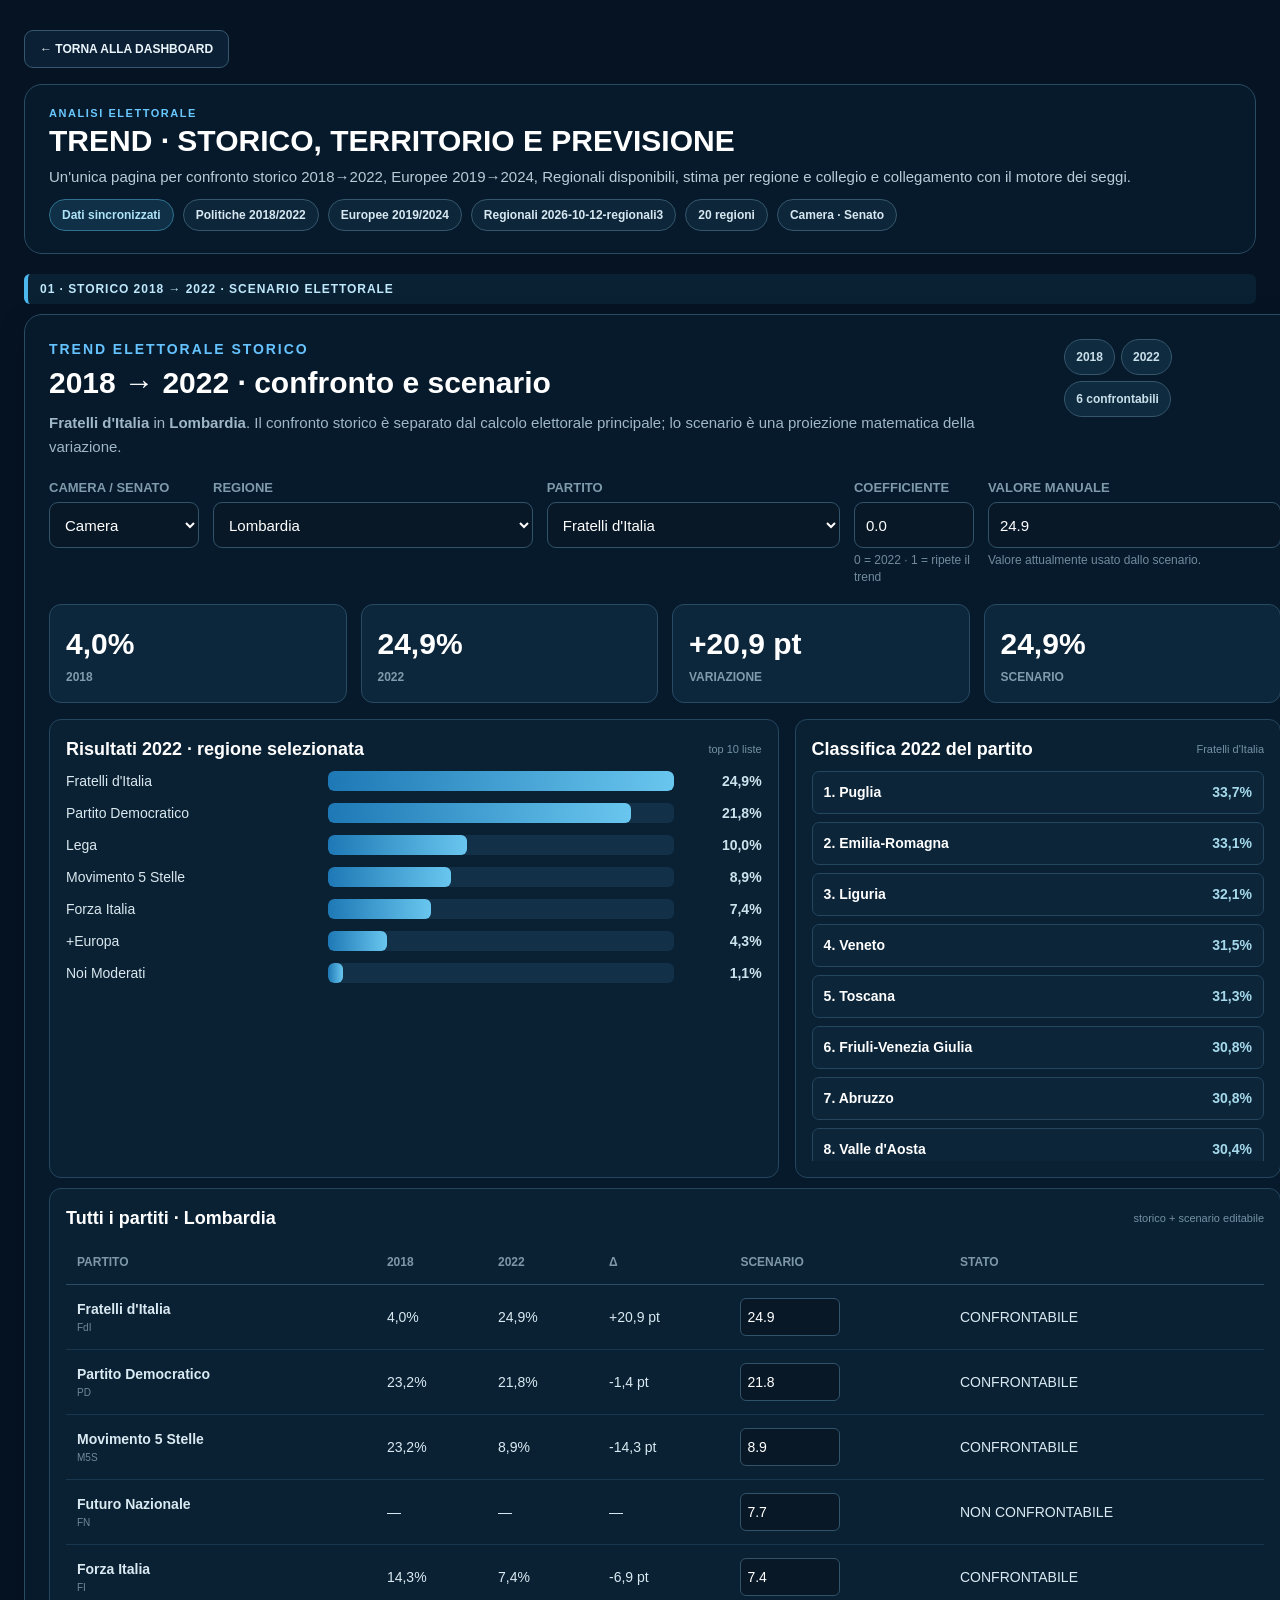
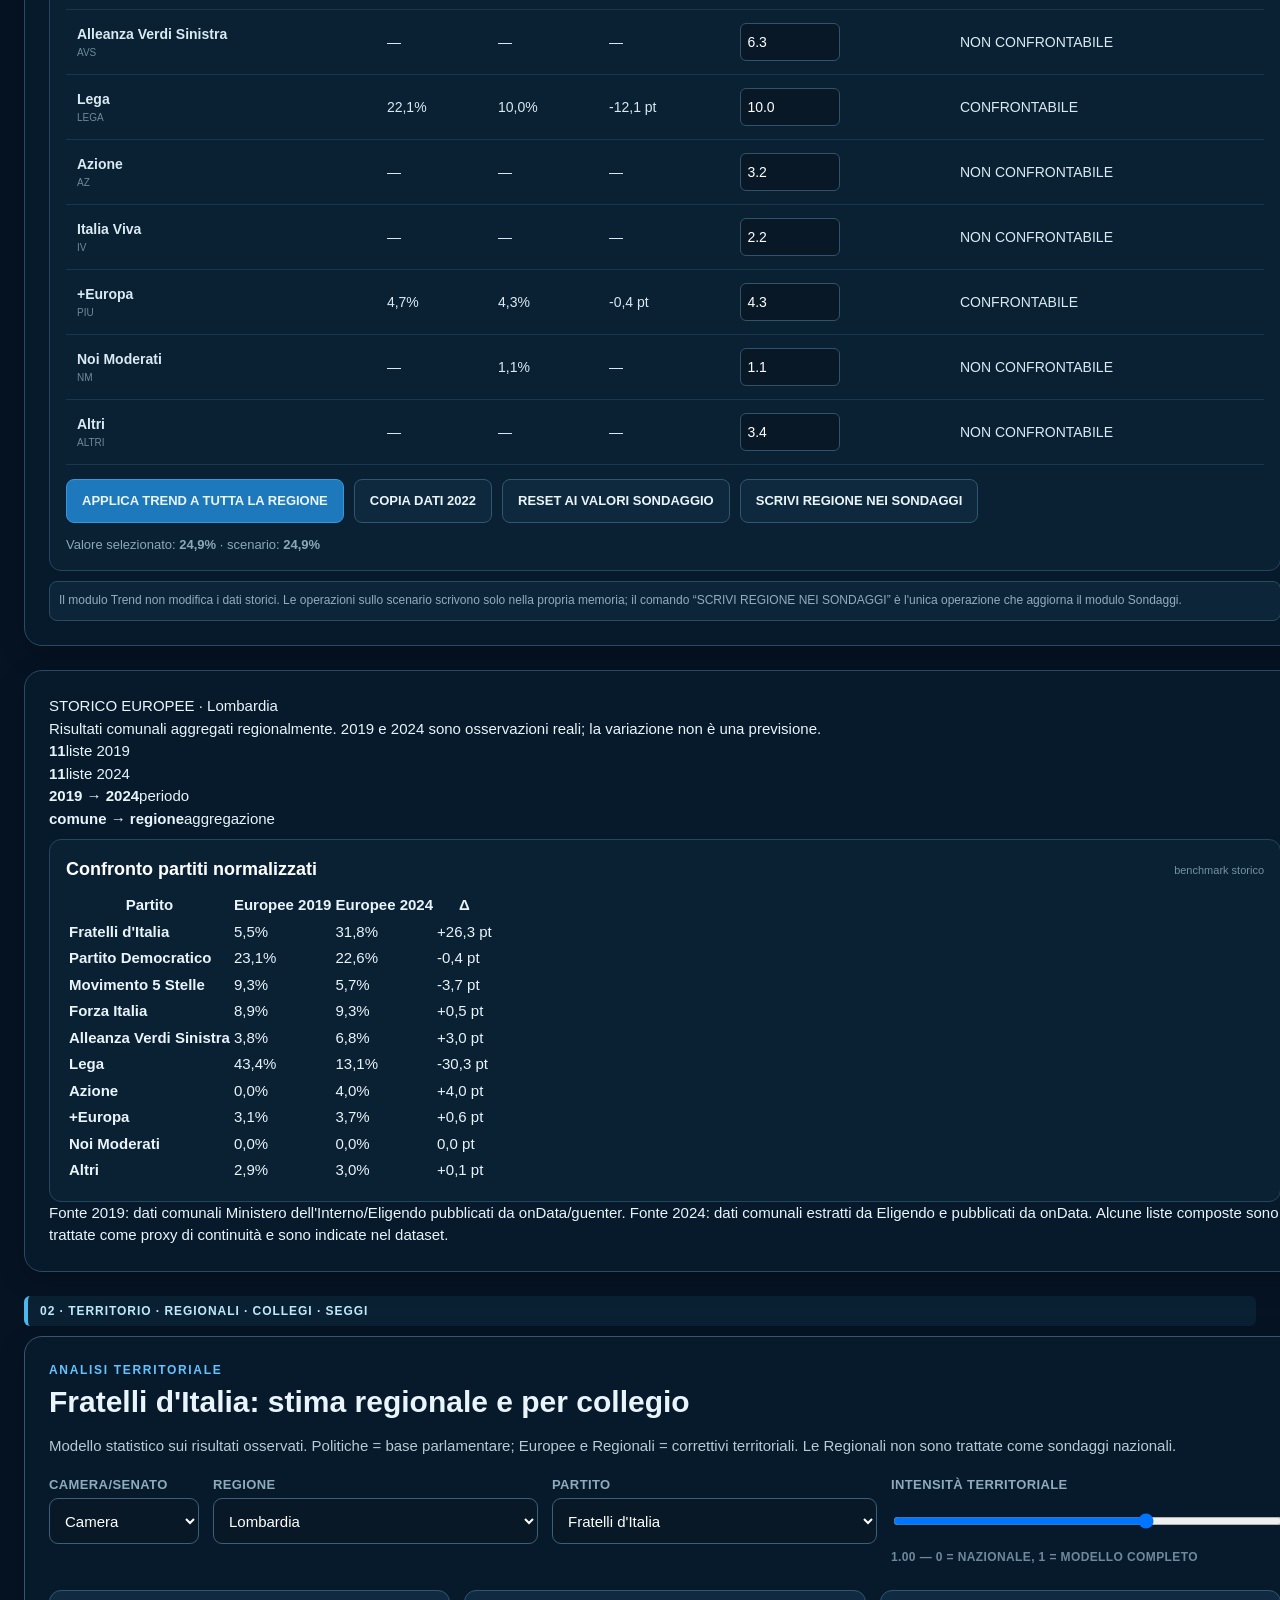
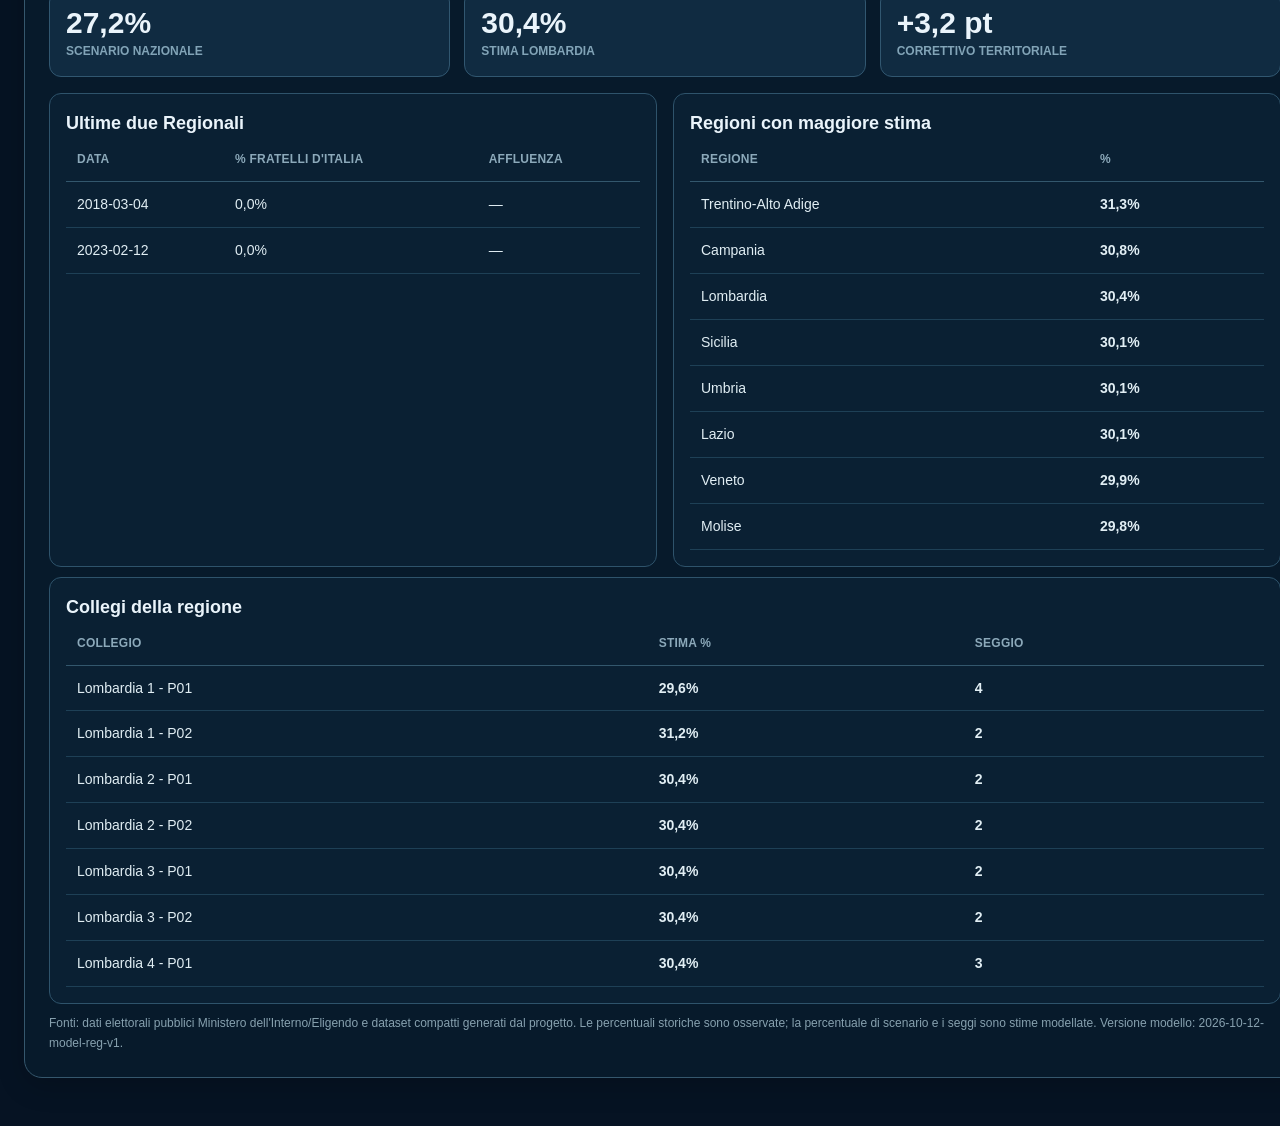
<file: trend.html>
<!doctype html>
<html lang="it">
<head>
<meta charset="utf-8">
<meta name="viewport" content="width=device-width,initial-scale=1,viewport-fit=cover">
<title>Trend elettorale — analisi territoriale</title>
<style>
html,body{margin:0;padding:0;min-height:100%;background:#061323;color:#eaf4fb;font-family:Arial,sans-serif}
body{overflow-x:hidden}
#page{width:100%;min-height:100vh;box-sizing:border-box;padding:14px}
#topnav{display:flex;align-items:center;gap:10px;margin:0 0 10px;position:sticky;top:0;z-index:50;background:#061323;padding:6px 0}
#back{display:inline-flex;align-items:center;justify-content:center;padding:11px 15px;border:1px solid #36576e;border-radius:9px;background:#0b2034;color:#eaf4fb;font-size:12px;font-weight:900;cursor:pointer}
#trend-intro{background:#071a2b;border:1px solid #294b62;border-radius:14px;padding:16px 18px;margin:0 0 12px;box-sizing:border-box}
#trend-kicker{font-size:11px;font-weight:900;letter-spacing:.14em;color:#69c8ff}
#trend-intro h1{margin:5px 0 6px;font-size:26px;line-height:1.15;color:#fff}
#trend-intro p{margin:0;color:#b8ccd8;font-size:12px;line-height:1.5}
#trend-status{margin-top:10px;display:flex;flex-wrap:wrap;gap:7px}
#trend-status span{display:inline-flex;align-items:center;padding:7px 10px;border:1px solid #35566b;border-radius:999px;background:#0d263a;color:#d7e8f1;font-size:10px;font-weight:900}
#trend-status .ok{border-color:#2f718e;background:#103047;color:#aee3f7}
#trend-status .warn{border-color:#8a6a31;background:#302913;color:#ffe0a0}
#tab-sondaggi{display:block;width:100%;min-width:0}
#trend-loading{padding:18px;border:1px solid #294b62;border-radius:12px;background:#071a2b;color:#adc4d0;font-size:13px}
@media(max-width:700px){#page{padding:9px}#topnav{display:block}#back{width:100%;min-height:44px;font-size:12px}#trend-intro{padding:14px}#trend-intro h1{font-size:22px}}

/* FINAL TREND READABILITY OVERRIDES */
#tab-sondaggi,#sgTrendScreen{width:100%!important;max-width:none!important}
#sgTrendScreen .sgt,#tab-sondaggi .sta{font-size:15px!important;line-height:1.5!important}
#sgTrendScreen .sgt h2,#tab-sondaggi .sta h2{font-size:30px!important;line-height:1.18!important}
#sgTrendScreen .sgt-head p,#tab-sondaggi .sta p{font-size:15px!important;line-height:1.6!important}
#sgTrendScreen .sgt-kicker,#tab-sondaggi .sta>div:first-child>div:first-child{font-size:12px!important}
#sgTrendScreen .sgt-badges span{font-size:12px!important;padding:8px 11px!important}
#sgTrendScreen .sgt-field label,#tab-sondaggi .sta label{font-size:12px!important;line-height:1.25!important}
#sgTrendScreen .sgt-field select,#sgTrendScreen .sgt-field input,#tab-sondaggi .sta select,#tab-sondaggi .sta input{font-size:14px!important;height:42px!important}
#sgTrendScreen .sgt-field small,#tab-sondaggi .sta small{font-size:11px!important;line-height:1.4!important}
#sgTrendScreen .sgt-kpi strong,#tab-sondaggi .sta-kpis b{font-size:27px!important}
#sgTrendScreen .sgt-kpi span,#tab-sondaggi .sta-kpis span{font-size:11px!important}
#sgTrendScreen .sgt-card h3,#tab-sondaggi .sta-card>b{font-size:16px!important}
#sgTrendScreen .sgt-muted{font-size:11px!important}
#sgTrendScreen .sgt-bar-label,#sgTrendScreen .sgt-bar-value{font-size:12px!important}
#sgTrendScreen .sgt-bar-row{grid-template-columns:210px 1fr 70px!important;gap:10px!important}
#sgTrendScreen .sgt-track{height:18px!important}
#sgTrendScreen .sgt-table{min-width:0!important;width:100%!important}
#sgTrendScreen .sgt-table th,#tab-sondaggi .sta th{font-size:11px!important;padding:11px 9px!important;white-space:nowrap!important}
#sgTrendScreen .sgt-table td,#tab-sondaggi .sta td{font-size:13px!important;padding:11px 9px!important;line-height:1.35!important}
#sgTrendScreen .sgt-table td small{font-size:10px!important}
#sgTrendScreen .sgt-table input{font-size:13px!important;height:34px!important;width:90px!important}
#sgTrendScreen .sgt-btn{font-size:12px!important;padding:10px 13px!important}
#sgTrendScreen .sgt-status{font-size:12px!important}
#sgTrendScreen .sgt-rank-row b,#sgTrendScreen .sgt-rank-row span{font-size:12px!important}
#sgTrendScreen .sgt-note{font-size:11px!important;line-height:1.55!important}
#tab-sondaggi .sta table{min-width:0!important}
#tab-sondaggi .sta-foot{font-size:11px!important;line-height:1.55!important}
#tab-sondaggi .sta .sta-controls{gap:12px!important}
@media(max-width:900px){#sgTrendScreen .sgt-bar-row{grid-template-columns:150px 1fr 68px!important}}
@media(max-width:650px){#sgTrendScreen .sgt,#tab-sondaggi .sta{padding:14px!important}#sgTrendScreen .sgt h2,#tab-sondaggi .sta h2{font-size:24px!important}#sgTrendScreen .sgt-head p,#tab-sondaggi .sta p{font-size:14px!important}#sgTrendScreen .sgt-table{min-width:640px!important}#tab-sondaggi .sta table{min-width:620px!important}}

/* TREND STRUCTURAL LAYOUT — ultimo livello di leggibilità */
#page{max-width:1540px!important;margin:0 auto!important;padding:24px!important}
#trend-intro{padding:22px 24px!important;margin-bottom:20px!important;border-radius:18px!important}
#trend-intro h1{font-size:30px!important}
#trend-intro p{font-size:15px!important;line-height:1.65!important;max-width:1100px}
#trend-status{gap:9px!important}
#trend-status span{font-size:12px!important;padding:8px 12px!important}
#sgTrendScreen,#tab-sondaggi{margin:0!important}
#sgTrendScreen{position:relative;margin-bottom:24px!important}
#sgTrendScreen::before,#tab-sondaggi::before{display:block;margin:0 0 10px;padding:8px 12px;border-left:4px solid #4db8ee;background:#0a2033;color:#bfe8fa;font-size:12px;font-weight:900;letter-spacing:.08em;border-radius:6px}
#sgTrendScreen::before{content:"01 · STORICO 2018 → 2022 · SCENARIO ELETTORALE"}
#tab-sondaggi::before{content:"02 · TERRITORIO · REGIONALI · COLLEGI · SEGGI"}
#sgTrendScreen .sgt,#tab-sondaggi .sta{width:100%!important;margin:0 0 24px!important;padding:24px!important;border-radius:18px!important;box-shadow:0 8px 28px rgba(0,0,0,.18)}
#sgTrendScreen .sgt-head{gap:28px!important;align-items:flex-start!important}
#sgTrendScreen .sgt-kicker{font-size:14px!important}
#sgTrendScreen .sgt h2,#tab-sondaggi .sta h2{font-size:30px!important;margin:5px 0 10px!important}
#sgTrendScreen .sgt-head p,#tab-sondaggi .sta p{font-size:15px!important;line-height:1.65!important}
#sgTrendScreen .sgt-toolbar{gap:14px!important;margin-top:20px!important}
#sgTrendScreen .sgt-field label,#tab-sondaggi .sta label{font-size:13px!important;margin-bottom:6px!important}
#sgTrendScreen .sgt-field select,#sgTrendScreen .sgt-field input,#tab-sondaggi .sta select,#tab-sondaggi .sta input{height:46px!important;font-size:15px!important;padding:9px 11px!important;border-radius:9px!important}
#sgTrendScreen .sgt-field small,#tab-sondaggi .sta small{font-size:12px!important}
#sgTrendScreen .sgt-kpis,#tab-sondaggi .sta-kpis{gap:14px!important;margin-top:18px!important}
#sgTrendScreen .sgt-kpi,#tab-sondaggi .sta-kpis div{padding:16px!important;border-radius:12px!important}
#sgTrendScreen .sgt-kpi strong,#tab-sondaggi .sta-kpis b{font-size:30px!important}
#sgTrendScreen .sgt-kpi span,#tab-sondaggi .sta-kpis span{font-size:12px!important}
#sgTrendScreen .sgt-grid,#tab-sondaggi .sta-grid{gap:16px!important;margin-top:16px!important}
#sgTrendScreen .sgt-card,#tab-sondaggi .sta-card{padding:16px!important;border-radius:12px!important}
#sgTrendScreen .sgt-card h3,#tab-sondaggi .sta-card>b{font-size:18px!important}
#sgTrendScreen .sgt-bars{gap:11px!important}
#sgTrendScreen .sgt-bar-row{grid-template-columns:minmax(190px,250px) 1fr 76px!important;gap:12px!important}
#sgTrendScreen .sgt-bar-label,#sgTrendScreen .sgt-bar-value{font-size:14px!important}
#sgTrendScreen .sgt-track{height:20px!important}
#sgTrendScreen .sgt-table th,#tab-sondaggi .sta th{font-size:12px!important;padding:13px 11px!important}
#sgTrendScreen .sgt-table td,#tab-sondaggi .sta td{font-size:14px!important;padding:13px 11px!important}
#sgTrendScreen .sgt-table input{width:100px!important;height:38px!important;font-size:14px!important}
#sgTrendScreen .sgt-actions{gap:10px!important;margin-top:14px!important}
#sgTrendScreen .sgt-btn{font-size:13px!important;padding:12px 15px!important;min-height:44px!important}
#sgTrendScreen .sgt-status{font-size:13px!important;margin-top:12px!important}
#sgTrendScreen .sgt-rank{gap:8px!important;max-height:390px!important}
#sgTrendScreen .sgt-rank-row{padding:10px 11px!important}
#sgTrendScreen .sgt-rank-row b,#sgTrendScreen .sgt-rank-row span{font-size:14px!important}
#sgTrendScreen .sgt-note,#tab-sondaggi .sta-foot{font-size:12px!important;line-height:1.65!important}
#tab-sondaggi .sta table{font-size:14px!important}
#tab-sondaggi .sta .sta-controls{gap:14px!important;margin-top:18px!important}
@media(max-width:1050px){#page{padding:18px!important}#sgTrendScreen .sgt-toolbar,#tab-sondaggi .sta-controls{grid-template-columns:1fr 1fr!important}#sgTrendScreen .sgt-grid,#tab-sondaggi .sta-grid{grid-template-columns:1fr!important}}
@media(max-width:650px){#page{padding:10px!important}#trend-intro{padding:17px!important}#trend-intro h1{font-size:24px!important}#sgTrendScreen .sgt,#tab-sondaggi .sta{padding:16px!important}#sgTrendScreen .sgt h2,#tab-sondaggi .sta h2{font-size:23px!important}#sgTrendScreen .sgt-toolbar,#tab-sondaggi .sta-controls{grid-template-columns:1fr!important}#sgTrendScreen .sgt-kpis{grid-template-columns:1fr 1fr!important}#tab-sondaggi .sta-kpis{grid-template-columns:1fr!important}#sgTrendScreen .sgt-bar-row{grid-template-columns:100px 1fr 58px!important}#sgTrendScreen .sgt-table{min-width:720px!important}#tab-sondaggi .sta table{min-width:700px!important}#sgTrendScreen::before,#tab-sondaggi::before{font-size:10px!important}}

</style>
</head>
<body>
<div id="page">
  <div id="topnav"><button id="back" type="button">← TORNA ALLA DASHBOARD</button></div>
  <section id="trend-intro" aria-label="Riepilogo del modulo Trend">
    <div id="trend-kicker">ANALISI ELETTORALE</div>
    <h1>TREND · STORICO, TERRITORIO E PREVISIONE</h1>
    <p>Un'unica pagina per confronto storico 2018→2022, Europee 2019→2024, Regionali disponibili, stima per regione e collegio e collegamento con il motore dei seggi.</p>
    <div id="trend-status"><span class="ok">Caricamento dati…</span><span>20 regioni</span><span>Camera · Senato</span></div>
  </section>
  <div id="tab-sondaggi"><div id="trend-loading">Caricamento del modulo Trend…</div></div>
</div>
<script>
(function(){
  "use strict";
  document.getElementById("back").addEventListener("click",function(){window.location.href="index.html?v=20261013-trend1";});
  function add(id,src){return new Promise(function(resolve,reject){if(document.getElementById(id)){resolve();return;}var s=document.createElement("script");s.id=id;s.src=src;s.async=false;s.onload=resolve;s.onerror=function(){reject(new Error("Impossibile caricare "+src));};(document.head||document.documentElement).appendChild(s);});}
  function status(text,className){var box=document.getElementById("trend-status");if(!box)return;box.innerHTML="";String(text||"").split(" · ").forEach(function(p,i){var span=document.createElement("span");if(i===0&&className)span.className=className;span.textContent=p;box.appendChild(span);});}
  function badge(text){var box=document.getElementById("trend-status");if(!box)return;var span=document.createElement("span");span.textContent=text;box.appendChild(span);}
  async function start(){
    try{
      await add("sondaggi-law","sondaggi-law-20261008.js?v=20261013-law");
      await add("sondaggi-engine","sondaggi-election-engine-20261008.js?v=20261013-engine");
      await add("trend-territorial-data","trend-territorial-data.js?v=20261013-territorial");
      await add("sondaggi-trend-clean","sondaggi-trend-2018-2022.js?v=20261013-clean9");
      await add("trend-territorial-compact-bootstrap","trend-territorial-compact-bootstrap.js?v=20261013-compact");
      var compact=await window.SG_TERRITORIAL_COMPACT_READY;
      var cv=window.SG_TERRITORIAL_DATA&&window.SG_TERRITORIAL_DATA.compactVersions||{};
      status(compact&&compact.ok?"Dati sincronizzati":"Fallback dataset storico",compact&&compact.ok?"ok":"warn");
      badge("Politiche 2018/2022");badge("Europee 2019/2024");badge("Regionali "+(cv.regionali||"inline/fallback"));badge("20 regioni");badge("Camera · Senato");
      var loading=document.getElementById("trend-loading");if(loading)loading.remove();
      await add("trend-territoriale","trend-territoriale.js?v=20261013-calibrated4");
    }catch(err){
      console.error("Trend bootstrap",err);
      var loading=document.getElementById("trend-loading");
      if(loading)loading.textContent="Impossibile caricare il modulo Trend: "+String(err&&err.message||err);
      status("Errore di caricamento","warn");
    }
  }
  start();
})();
</script>
</body>
</html>
</file>
